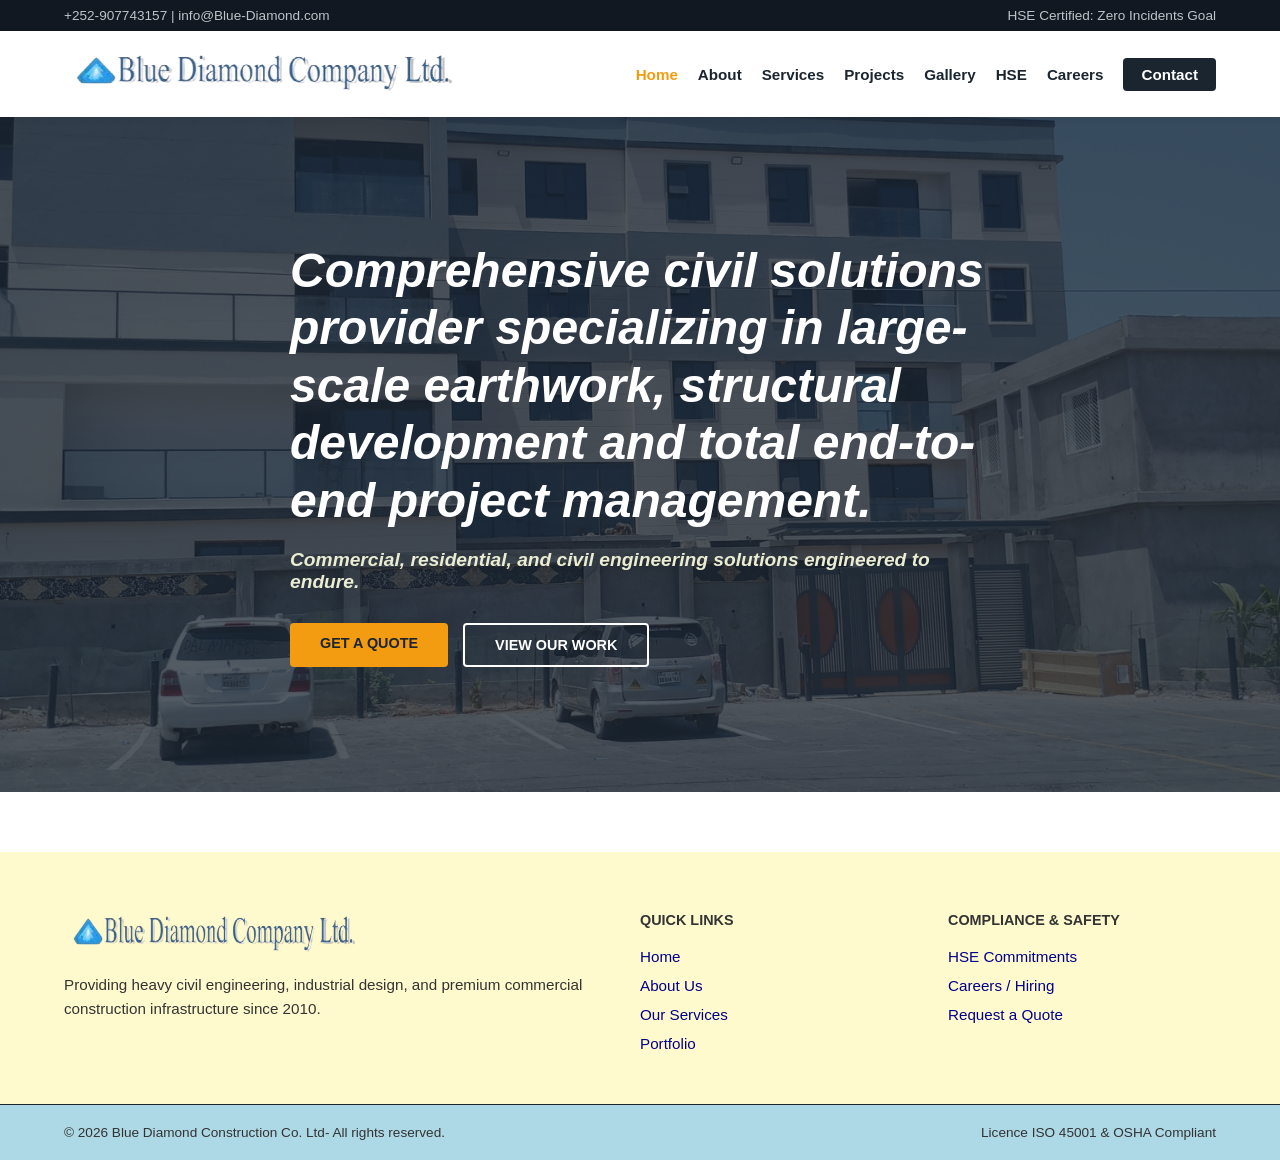
<file: index.html>
<!DOCTYPE html>
<html lang="en">
<head>
    <meta charset="UTF-8">
    <meta name="viewport" content="width=device-width, initial-scale=1.0">
    <title>Home | Blue Diamond Construction</title> <!-- Fixed: Added missing > -->
    <link rel="stylesheet" href="style.css">
</head>
<body>
    <div class="top-bar">
        <div class="container top-bar-content">
            <div><i class="fa-solid fa-phone"></i> +252-907743157 | <i class="fa-solid fa-envelope"></i> info@Blue-Diamond.com</div>
            <div><i class="fa-solid fa-shield-halved"></i> HSE Certified: Zero Incidents Goal</div>
        </div>
    </div>
    <header class="navbar">
        <div class="container nav-container">
            <a href="index.html" class="logo"> 
                <img src="images/logo3.png" alt="Company Logo" width="400" height="40"> 
            </a>
            <button class="mobile-nav-toggle" aria-label="Toggle navigation"><i class="fa-solid fa-bars"></i></button>
            <nav class="nav-links">
                <a href="index.html" class="active">Home</a> <!-- Fixed: Active class moved to Home -->
                <a href="about.html">About</a>
                <a href="services.html">Services</a>
                <a href="projects.html">Projects</a>
                <a href="gallery.html">Gallery</a>
                <a href="hse.html">HSE</a>
                <a href="careers.html">Careers</a>
                <a href="contact.html" class="nav-cta">Contact</a>
            </nav>
        </div>
    </header>

    <section class="hero">
        <div class="hero-overlay"></div>
        <div class="container hero-content">
        <!--    <h1><i>Building Tomorrow's Infrastructure with Precision</i></h1> -->
	      <h1><i>Comprehensive civil solutions provider specializing in large-scale earthwork, structural development and total end-to-end project management. </i></h1>
            <p><b><i>Commercial, residential, and civil engineering solutions engineered to endure. </i></b></p>
            <div class="hero-buttons">
                <a href="contact.html" class="btn btn-primary">Get a Quote</a>
                <a href="projects.html" class="btn btn-secondary">View Our Work</a>
            </div>
        </div>
    </section>

    <footer class="main-footer">
        <div class="container footer-grid">
            <div class="footer-brand">
                <a href="index.html" class="logo"> 
                    <img src="images/logo3.png" alt="Company Logo" width="300" height="40"> 
                </a> <!-- Fixed: Added missing closing </a> tag -->
                <p>Providing heavy civil engineering, industrial design, and premium commercial construction infrastructure since 2010.</p>
                <div class="footer-socials">
                    <a href="#"><i class="fa-brands fa-linkedin"></i></a>
                    <a href="#"><i class="fa-brands fa-facebook"></i></a>
                    <a href="#"><i class="fa-brands fa-instagram"></i></a>
                </div>
            </div>
            <div class="footer-links">
                <h4>Quick Links</h4>
                <a href="index.html">Home</a>
                <a href="about.html">About Us</a>
                <a href="services.html">Our Services</a>
                <a href="projects.html">Portfolio</a>
            </div>
            <div class="footer-links">
                <h4>Compliance & Safety</h4>
                <a href="hse.html">HSE Commitments</a>
                <a href="careers.html">Careers / Hiring</a>
                <a href="contact.html">Request a Quote</a>
            </div>
        </div>
        <div class="footer-bottom">
            <div class="container footer-bottom-content">
                <p>&copy; 2026 Blue Diamond Construction Co. Ltd- All rights reserved.</p>
                <p>Licence ISO 45001 & OSHA Compliant</p>
            </div>
        </div>
    </footer>
    <script src="script.js"></script>
</body>
</html>
</file>
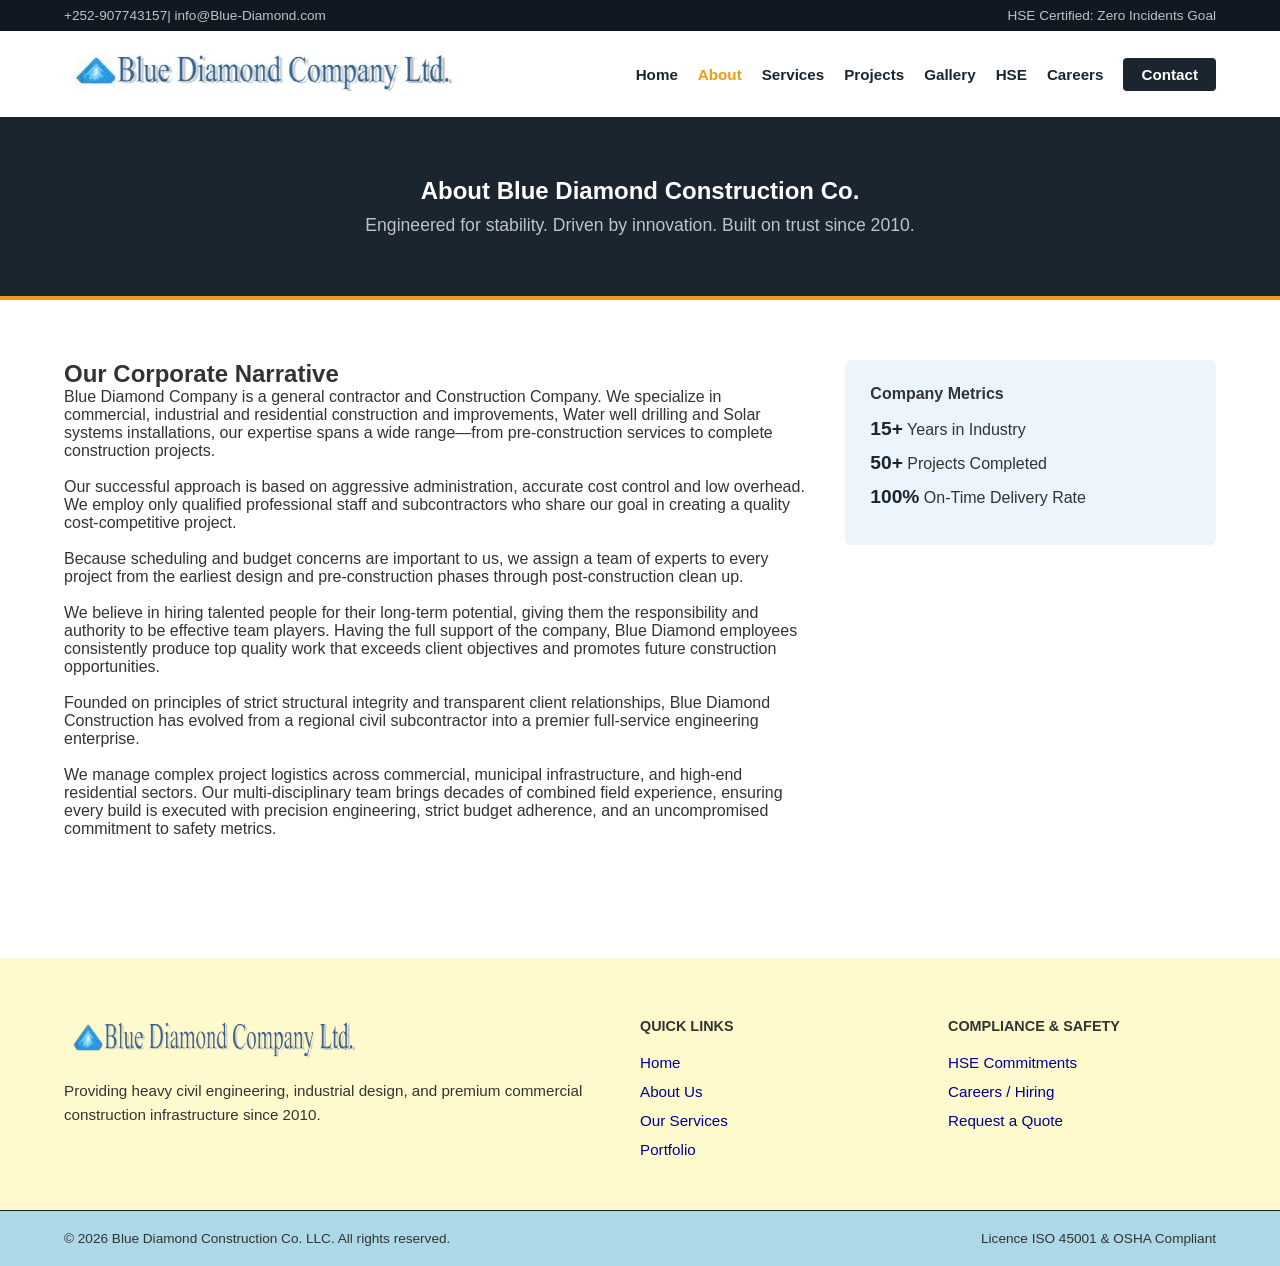
<file: about.html>
<!DOCTYPE html>
<html lang="en">
<head>
    <meta charset="UTF-8">
    <meta name="viewport" content="width=device-width, initial-scale=1.0">
    <title>About Us | Blue Diamond  Construction</title>
    <link rel="stylesheet" href="style.css">
</head>
<body>
    <div class="top-bar">
        <div class="container top-bar-content">
            <div><i class="fa-solid fa-phone"></i>+252-907743157| <i class="fa-solid fa-envelope"></i> info@Blue-Diamond.com</div>
            <div><i class="fa-solid fa-shield-halved"></i> HSE Certified: Zero Incidents Goal</div>
        </div>
    </div>
    <header class="navbar">
        <div class="container nav-container">
            <a href="index.html" class="logo"> <img src="images/logo2.jpg" alt="Company Logo" width="400" height="40"> 
            <button class="mobile-nav-toggle" aria-label="Toggle navigation"><i class="fa-solid fa-bars"></i></button>
            <nav class="nav-links">
                <a href="index.html">Home</a>
                <a href="about.html" class="active">About</a>
                <a href="services.html">Services</a>
                <a href="projects.html">Projects</a>
                <a href="gallery.html">Gallery</a>
                <a href="hse.html">HSE</a>
                <a href="careers.html">Careers</a>
                <a href="contact.html" class="nav-cta">Contact</a>
            </nav>
        </div>
    </header>
    <section class="page-header">
        <div class="container">
            <h1>About Blue Diamond Construction Co.</h1>
            <p>Engineered for stability. Driven by innovation. Built on trust since 2010.</p>
        </div>
    </section>
    <section class="container content-section split-layout">
        <div class="main-text">
            <h2>Our Corporate Narrative</h2>
		<p>Blue Diamond Company is a general contractor and Construction Company. We specialize in commercial, industrial and residential construction and improvements, Water well drilling and Solar systems installations, our expertise spans a wide range—from pre-construction services to complete construction projects. </p><br>
<p>Our successful approach is based on aggressive administration, accurate cost control and low overhead. We employ only qualified professional staff and subcontractors who share our   goal in creating a quality cost-competitive project. </p><br>
<p>Because scheduling and budget concerns are important to us, we assign a team of experts to  every  project from the earliest design and pre-construction phases through post-construction clean up. </p><br>
<p>We believe in hiring talented people for their long-term potential, giving them the responsibility and authority to be effective team players. Having the full support of the company, Blue Diamond employees consistently produce top quality work that exceeds client objectives and promotes future construction opportunities. </p><br>

            <p>Founded on principles of strict structural integrity and transparent client relationships, Blue Diamond Construction has evolved from a regional civil subcontractor into a premier full-service engineering enterprise.</p>
            <br>
            <p>We manage complex project logistics across commercial, municipal infrastructure, and high-end residential sectors. Our multi-disciplinary team brings decades of combined field experience, ensuring every build is executed with precision engineering, strict budget adherence, and an uncompromised commitment to safety metrics.</p>
        </div>
        <div class="sidebar-box">
            <h4>Company Metrics</h4>
            <ul style="list-style: none; margin-top: 15px;">
                <li style="margin-bottom: 12px;"><strong style="color: var(--primary-color); font-size: 1.2rem;">15+</strong> Years in Industry</li>
                <li style="margin-bottom: 12px;"><strong style="color: var(--primary-color); font-size: 1.2rem;">50+</strong> Projects Completed</li>
                <li style="margin-bottom: 12px;"><strong style="color: var(--primary-color); font-size: 1.2rem;">100%</strong> On-Time Delivery Rate</li>
            </ul>
        </div>
    </section>
    <footer class="main-footer">
        <div class="container footer-grid">
            <div class="footer-brand">
                <a href="index.html" class="logo"> <img src="images/logo3.png" alt="Company Logo" width="300" height="40"> </a>
                <p>Providing heavy civil engineering, industrial design, and premium commercial construction infrastructure since 2010.</p>
                <div class="footer-socials">
                    <a href="#"><i class="fa-brands fa-linkedin"></i></a>
                    <a href="#"><i class="fa-brands fa-facebook"></i></a>
                    <a href="#"><i class="fa-brands fa-instagram"></i></a>
                </div>
            </div>
            <div class="footer-links">
                <h4>Quick Links</h4>
                <a href="index.html">Home</a>
                <a href="about.html">About Us</a>
                <a href="services.html">Our Services</a>
                <a href="projects.html">Portfolio</a>
            </div>
            <div class="footer-links">
                <h4>Compliance & Safety</h4>
                <a href="hse.html">HSE Commitments</a>
                <a href="careers.html">Careers / Hiring</a>
                <a href="contact.html">Request a Quote</a>
            </div>
        </div>
        <div class="footer-bottom">
            <div class="container footer-bottom-content">
                <p>&copy; 2026 Blue Diamond Construction Co. LLC. All rights reserved.</p>
                <p>Licence ISO 45001 & OSHA Compliant</p>
            </div>
        </div>
    </footer>
    <script src="script.js"></script>
</body>
</html>
</file>
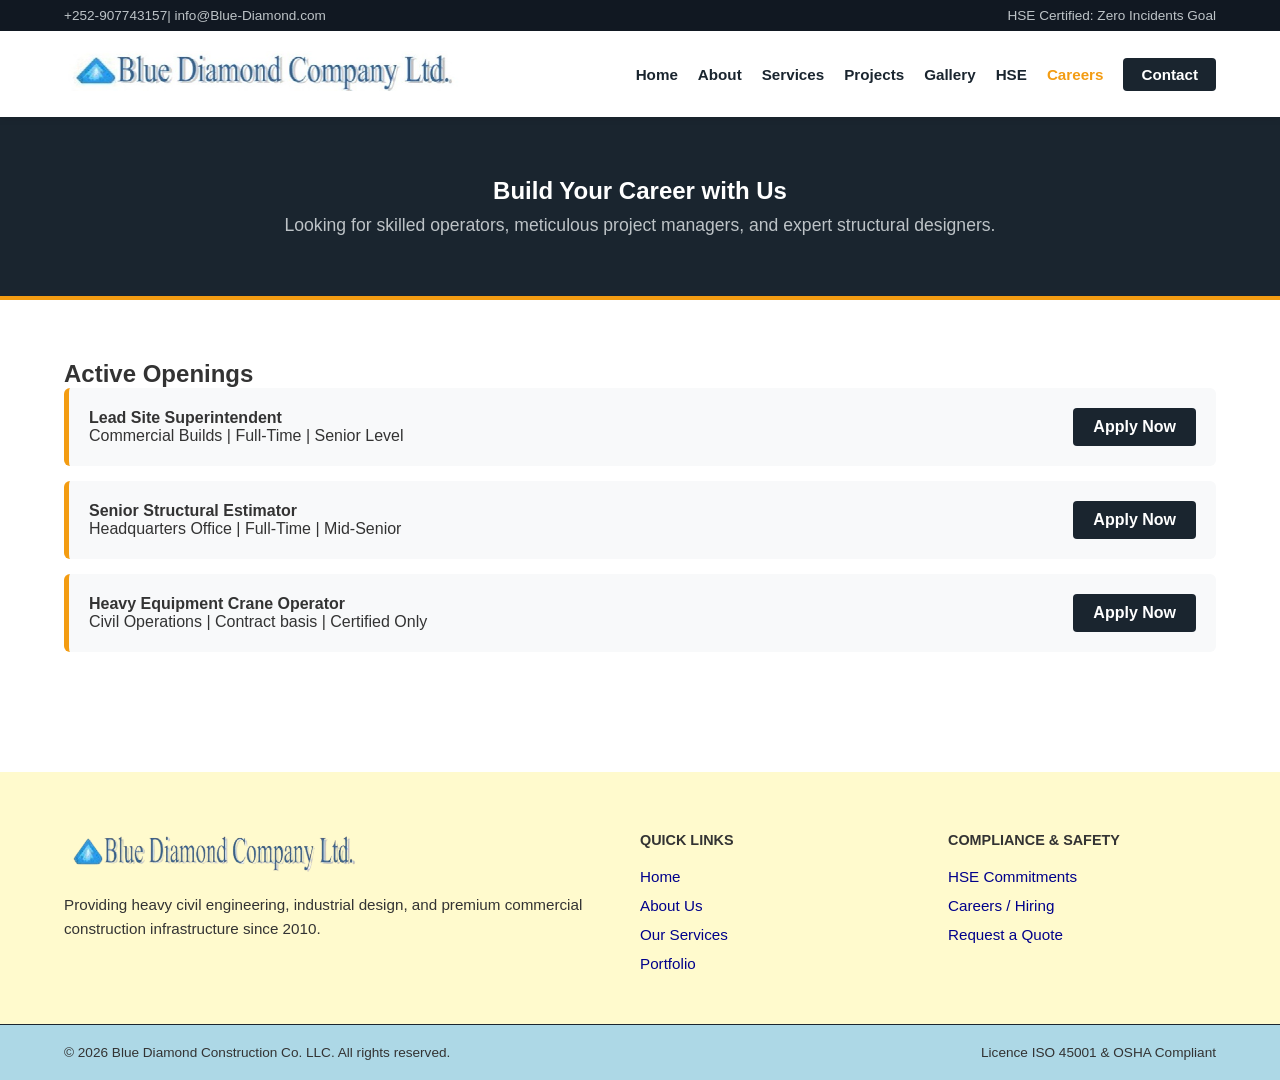
<file: careers.html>
<!DOCTYPE html>
<html lang="en">
<head>
    <meta charset="UTF-8">
    <meta name="viewport" content="width=device-width, initial-scale=1.0">
    <title>Careers | BLUE DIAMOND  Construction</title>
    <link rel="stylesheet" href="style.css">
</head>
<body>
    <div class="top-bar">
        <div class="container top-bar-content">
            <div><i class="fa-solid fa-phone"></i>+252-907743157| <i class="fa-solid fa-envelope"></i> info@Blue-Diamond.com</div>
            <div><i class="fa-solid fa-shield-halved"></i> HSE Certified: Zero Incidents Goal</div>
        </div>
    </div>
    <header class="navbar">
        <div class="container nav-container">
            <a href="index.html" class="logo"> <img src="images/logo2.jpg" alt="Company Logo" width="400" height="40"> 
            <button class="mobile-nav-toggle" aria-label="Toggle navigation"><i class="fa-solid fa-bars"></i></button>
            <nav class="nav-links">
                <a href="index.html">Home</a>
                <a href="about.html">About</a>
                <a href="services.html">Services</a>
                <a href="projects.html">Projects</a>
                <a href="gallery.html">Gallery</a>
                <a href="hse.html">HSE</a>
                <a href="careers.html" class="active">Careers</a>
                <a href="contact.html" class="nav-cta">Contact</a>
            </nav>
        </div>
    </header>
    <section class="page-header">
        <div class="container">
            <h1>Build Your Career with Us</h1>
            <p>Looking for skilled operators, meticulous project managers, and expert structural designers.</p>
        </div>
    </section>
    <section class="container content-section">
        <h2>Active Openings</h2>
        <div class="job-list">
            <div class="job-item">
                <div>
                    <h4>Lead Site Superintendent</h4>
                    <p>Commercial Builds | Full-Time | Senior Level</p>
                </div>
                <a href="contact.html?intent=career" class="job-btn">Apply Now</a>
            </div>
            <div class="job-item">
                <div>
                    <h4>Senior Structural Estimator</h4>
                    <p>Headquarters Office | Full-Time | Mid-Senior</p>
                </div>
                <a href="contact.html?intent=career" class="job-btn">Apply Now</a>
            </div>
            <div class="job-item">
                <div>
                    <h4>Heavy Equipment Crane Operator</h4>
                    <p>Civil Operations | Contract basis | Certified Only</p>
                </div>
                <a href="contact.html?intent=career" class="job-btn">Apply Now</a>
            </div>
        </div>
    </section>
    <footer class="main-footer">
        <div class="container footer-grid">
            <div class="footer-brand">
		<a href="index.html" class="logo"><img src="images/logo3.png" alt="Company Logo" width="300" height="40"> </a>
                <p>Providing heavy civil engineering, industrial design, and premium commercial construction infrastructure since 2010.</p>
                <div class="footer-socials">
                    <a href="#"><i class="fa-brands fa-linkedin"></i></a>
                    <a href="#"><i class="fa-brands fa-facebook"></i></a>
                    <a href="#"><i class="fa-brands fa-instagram"></i></a>
                </div>
            </div>
            <div class="footer-links">
                <h4>Quick Links</h4>
                <a href="index.html">Home</a>
                <a href="about.html">About Us</a>
                <a href="services.html">Our Services</a>
                <a href="projects.html">Portfolio</a>
            </div>
            <div class="footer-links">
                <h4>Compliance & Safety</h4>
                <a href="hse.html">HSE Commitments</a>
                <a href="careers.html">Careers / Hiring</a>
                <a href="contact.html">Request a Quote</a>
            </div>
        </div>
        <div class="footer-bottom">
            <div class="container footer-bottom-content">
                <p>&copy; 2026 Blue Diamond Construction Co. LLC. All rights reserved.</p>
                <p>Licence ISO 45001 & OSHA Compliant</p>
            </div>
        </div>
    </footer>
    <script src="script.js"></script>
</body>
</html>
</file>
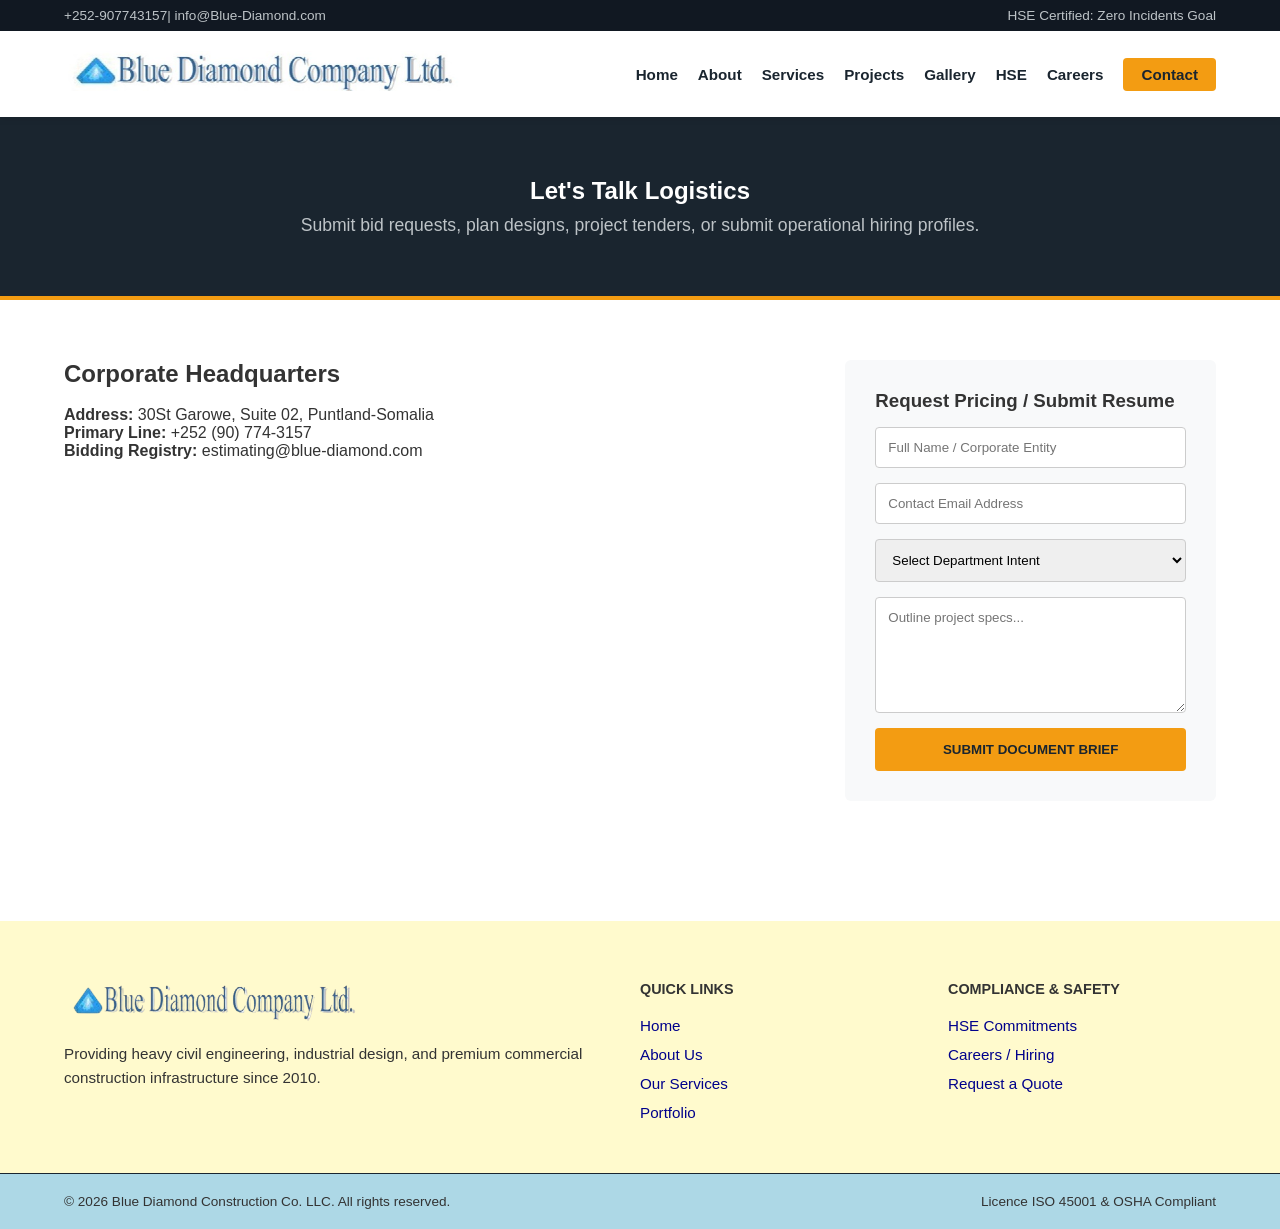
<file: contact.html>
<!DOCTYPE html>
<html lang="en">
<head>
    <meta charset="UTF-8">
    <meta name="viewport" content="width=device-width, initial-scale=1.0">
    <title>Contact | BLUE DIAMOND  Construction</title>
    <link rel="stylesheet" href="style.css">
</head>
<body>
    <div class="top-bar">
        <div class="container top-bar-content">
            <div><i class="fa-solid fa-phone"></i> +252-907743157| <i class="fa-solid fa-envelope"></i> info@Blue-Diamond.com</div>
            <div><i class="fa-solid fa-shield-halved"></i> HSE Certified: Zero Incidents Goal</div>
        </div>
    </div>
    <header class="navbar">
        <div class="container nav-container">
            <a href="index.html" class="logo"> <img src="images/logo2.jpg" alt="Company Logo" width="400" height="40"> 
            <button class="mobile-nav-toggle" aria-label="Toggle navigation"><i class="fa-solid fa-bars"></i></button>
            <nav class="nav-links">
                <a href="index.html">Home</a>
                <a href="about.html">About</a>
                <a href="services.html">Services</a>
                <a href="projects.html">Projects</a>
                <a href="gallery.html">Gallery</a>
                <a href="hse.html">HSE</a>
                <a href="careers.html">Careers</a>
                <a href="contact.html" class="nav-cta active">Contact</a>
            </nav>
        </div>
    </header>
    <section class="page-header">
        <div class="container">
            <h1>Let's Talk Logistics</h1>
            <p>Submit bid requests, plan designs, project tenders, or submit operational hiring profiles.</p>
        </div>
    </section>
    <section class="container content-section split-layout">
        <div>
            <h2>Corporate Headquarters</h2>
            <br>
            <p><strong>Address:</strong> 30St Garowe, Suite 02, Puntland-Somalia</p>
            <p><strong>Primary Line:</strong> +252 (90) 774-3157</p>
            <p><strong>Bidding Registry:</strong> estimating@blue-diamond.com</p>
        </div>
        <form class="contact-form" id="intake-form">
            <h3>Request Pricing / Submit Resume</h3>
            <div id="form-error-msg" class="alert-box error-alert" style="display:none;"></div>
            <div id="form-success-msg" class="alert-box success-alert" style="display:none;">Form submitted securely! Our team will respond shortly.</div>
            
            <input type="text" id="form-name" placeholder="Full Name / Corporate Entity" required>
            <input type="email" id="form-email" placeholder="Contact Email Address" required>
            <select id="form-intent" required>
                <option value="">Select Department Intent</option>
                <option value="bidding">Project Tender Estimation</option>
                <option value="career">Career Application Submission</option>
                <option value="subcontractor">Subcontractor Networking</option>
            </select>
            <div id="upload-wrapper" style="display: none; background: #fff; padding: 15px; border-radius: 4px; border: 1px dashed #ccc;">
                <label style="display:block; font-size:0.85rem; font-weight:bold; margin-bottom:5px; color:var(--primary-color);">Upload Documents (PDF Only, Max 5MB):</label>
                <input type="file" id="form-file" accept=".pdf">
            </div>
            <textarea id="form-message" placeholder="Outline project specs..." rows="6" required></textarea>
            <button type="submit" class="form-submit">Submit Document Brief</button>
        </form>
    </section>
    <footer class="main-footer">
        <div class="container footer-grid">
            <div class="footer-brand">
		<a href="index.html" class="logo"><img src="images/logo3.png" alt="Company Logo" width="300" height="40"> </a>
                <p>Providing heavy civil engineering, industrial design, and premium commercial construction infrastructure since 2010.</p>
                <div class="footer-socials">
                    <a href="#"><i class="fa-brands fa-linkedin"></i></a>
                    <a href="#"><i class="fa-brands fa-facebook"></i></a>
                    <a href="#"><i class="fa-brands fa-instagram"></i></a>
                </div>
            </div>
            <div class="footer-links">
                <h4>Quick Links</h4>
                <a href="index.html">Home</a>
                <a href="about.html">About Us</a>
                <a href="services.html">Our Services</a>
                <a href="projects.html">Portfolio</a>
            </div>
            <div class="footer-links">
                <h4>Compliance & Safety</h4>
                <a href="hse.html">HSE Commitments</a>
                <a href="careers.html">Careers / Hiring</a>
                <a href="contact.html">Request a Quote</a>
            </div>
        </div>
        <div class="footer-bottom">
            <div class="container footer-bottom-content">
                <p>&copy; 2026 Blue Diamond Construction Co. LLC. All rights reserved.</p>
                <p>Licence ISO 45001 & OSHA Compliant</p>
            </div>
        </div>
    </footer>
    <script src="script.js"></script>
</body>
</html>
</file>
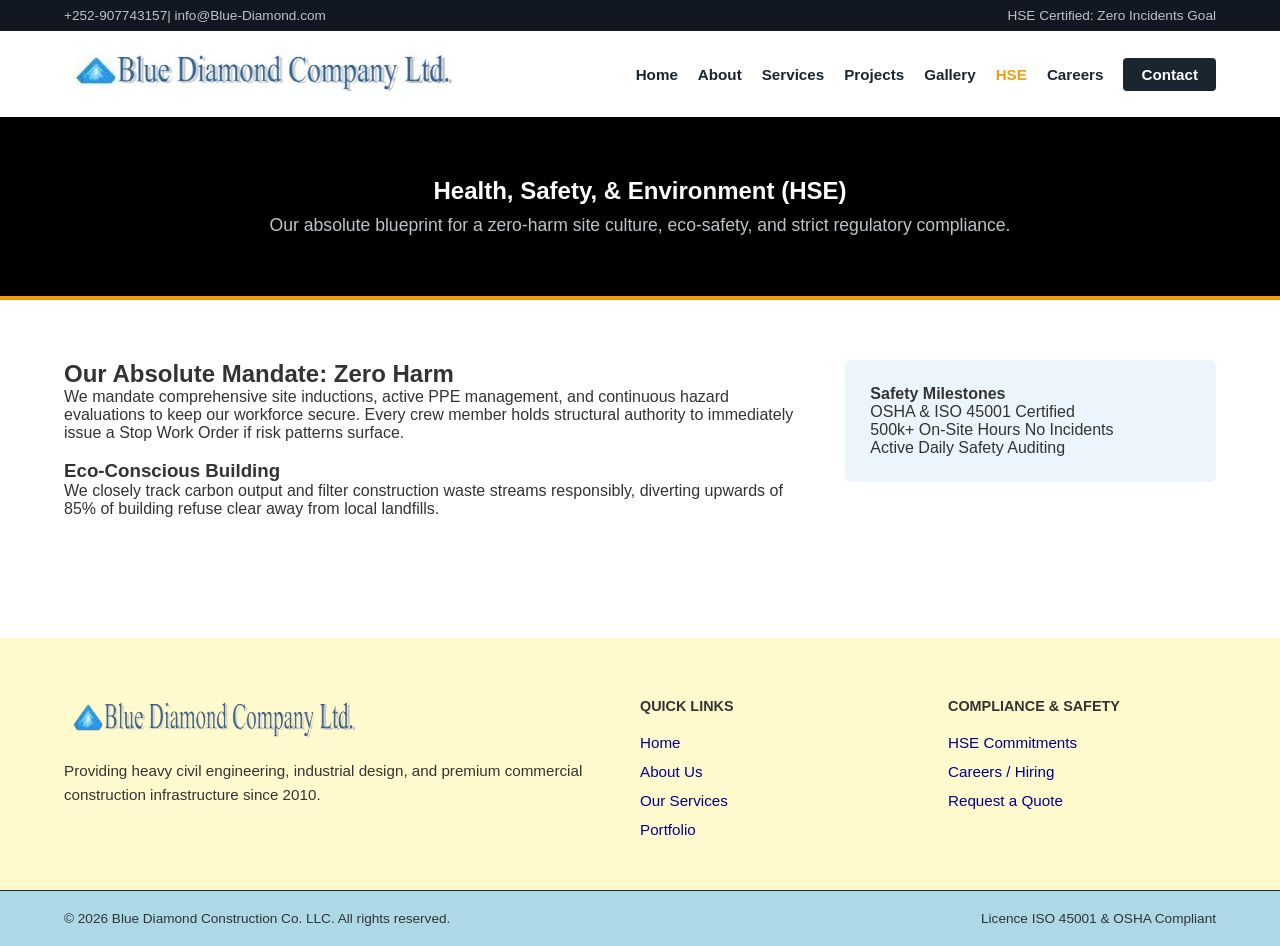
<file: hse.html>
<!DOCTYPE html>
<html lang="en">
<head>
    <meta charset="UTF-8">
    <meta name="viewport" content="width=device-width, initial-scale=1.0">
    <title>HSE | Blue Diamond Construction</title>
    <link rel="stylesheet" href="style.css">
</head>
<body>
    <div class="top-bar">
        <div class="container top-bar-content">
            <div><i class="fa-solid fa-phone"></i> +252-907743157| <i class="fa-solid fa-envelope"></i> info@Blue-Diamond.com</div>
            <div><i class="fa-solid fa-shield-halved"></i> HSE Certified: Zero Incidents Goal</div>
        </div>
    </div>
    <header class="navbar">
        <div class="container nav-container">
            <a href="index.html" class="logo"> <img src="images/logo2.jpg" alt="Company Logo" width="400" height="40"> 
            <button class="mobile-nav-toggle" aria-label="Toggle navigation"><i class="fa-solid fa-bars"></i></button>
            <nav class="nav-links">
                <a href="index.html">Home</a>
                <a href="about.html">About</a>
                <a href="services.html">Services</a>
                <a href="projects.html">Projects</a>
                <a href="gallery.html">Gallery</a>
                <a href="hse.html" class="active">HSE</a>
                <a href="careers.html">Careers</a>
                <a href="contact.html" class="nav-cta">Contact</a>
            </nav>
        </div>
    </header>
    <section class="page-header" style="background-color: #000000;">
        <div class="container">
            <h1>Health, Safety, & Environment (HSE)</h1>
            <p>Our absolute blueprint for a zero-harm site culture, eco-safety, and strict regulatory compliance.</p>
        </div>
    </section>
    <section class="container content-section split-layout">
        <div class="main-text">
            <h2>Our Absolute Mandate: Zero Harm</h2>
            <p>We mandate comprehensive site inductions, active PPE management, and continuous hazard evaluations to keep our workforce secure. Every crew member holds structural authority to immediately issue a Stop Work Order if risk patterns surface.</p>
            <br>
            <h3>Eco-Conscious Building</h3>
            <p>We closely track carbon output and filter construction waste streams responsibly, diverting upwards of 85% of building refuse clear away from local landfills.</p>
        </div>
        <div class="sidebar-box">
            <h4>Safety Milestones</h4>
            <ul style="list-style: none;">
                <li><i class="fa-solid fa-circle-check" style="color:#27ae60;"></i> OSHA & ISO 45001 Certified</li>
                <li><i class="fa-solid fa-circle-check" style="color:#27ae60;"></i> 500k+ On-Site Hours No Incidents</li>
                <li><i class="fa-solid fa-circle-check" style="color:#27ae60;"></i> Active Daily Safety Auditing</li>
            </ul>
        </div>
    </section>
    <footer class="main-footer">
        <div class="container footer-grid">
            <div class="footer-brand">
		<a href="index.html" class="logo"><img src="images/logo3.png" alt="Company Logo" width="300" height="40"> </a>
                <p>Providing heavy civil engineering, industrial design, and premium commercial construction infrastructure since 2010.</p>
                <div class="footer-socials">
                    <a href="#"><i class="fa-brands fa-linkedin"></i></a>
                    <a href="#"><i class="fa-brands fa-facebook"></i></a>
                    <a href="#"><i class="fa-brands fa-instagram"></i></a>
                </div>
            </div>
            <div class="footer-links">
                <h4>Quick Links</h4>
                <a href="index.html">Home</a>
                <a href="about.html">About Us</a>
                <a href="services.html">Our Services</a>
                <a href="projects.html">Portfolio</a>
            </div>
            <div class="footer-links">
                <h4>Compliance & Safety</h4>
                <a href="hse.html">HSE Commitments</a>
                <a href="careers.html">Careers / Hiring</a>
                <a href="contact.html">Request a Quote</a>
            </div>
        </div>
        <div class="footer-bottom">
            <div class="container footer-bottom-content">
                <p>&copy; 2026 Blue Diamond Construction Co. LLC. All rights reserved.</p>
                <p>Licence ISO 45001 & OSHA Compliant</p>
            </div>
        </div>
    </footer>
    <script src="script.js"></script>
</body>
</html>
</file>
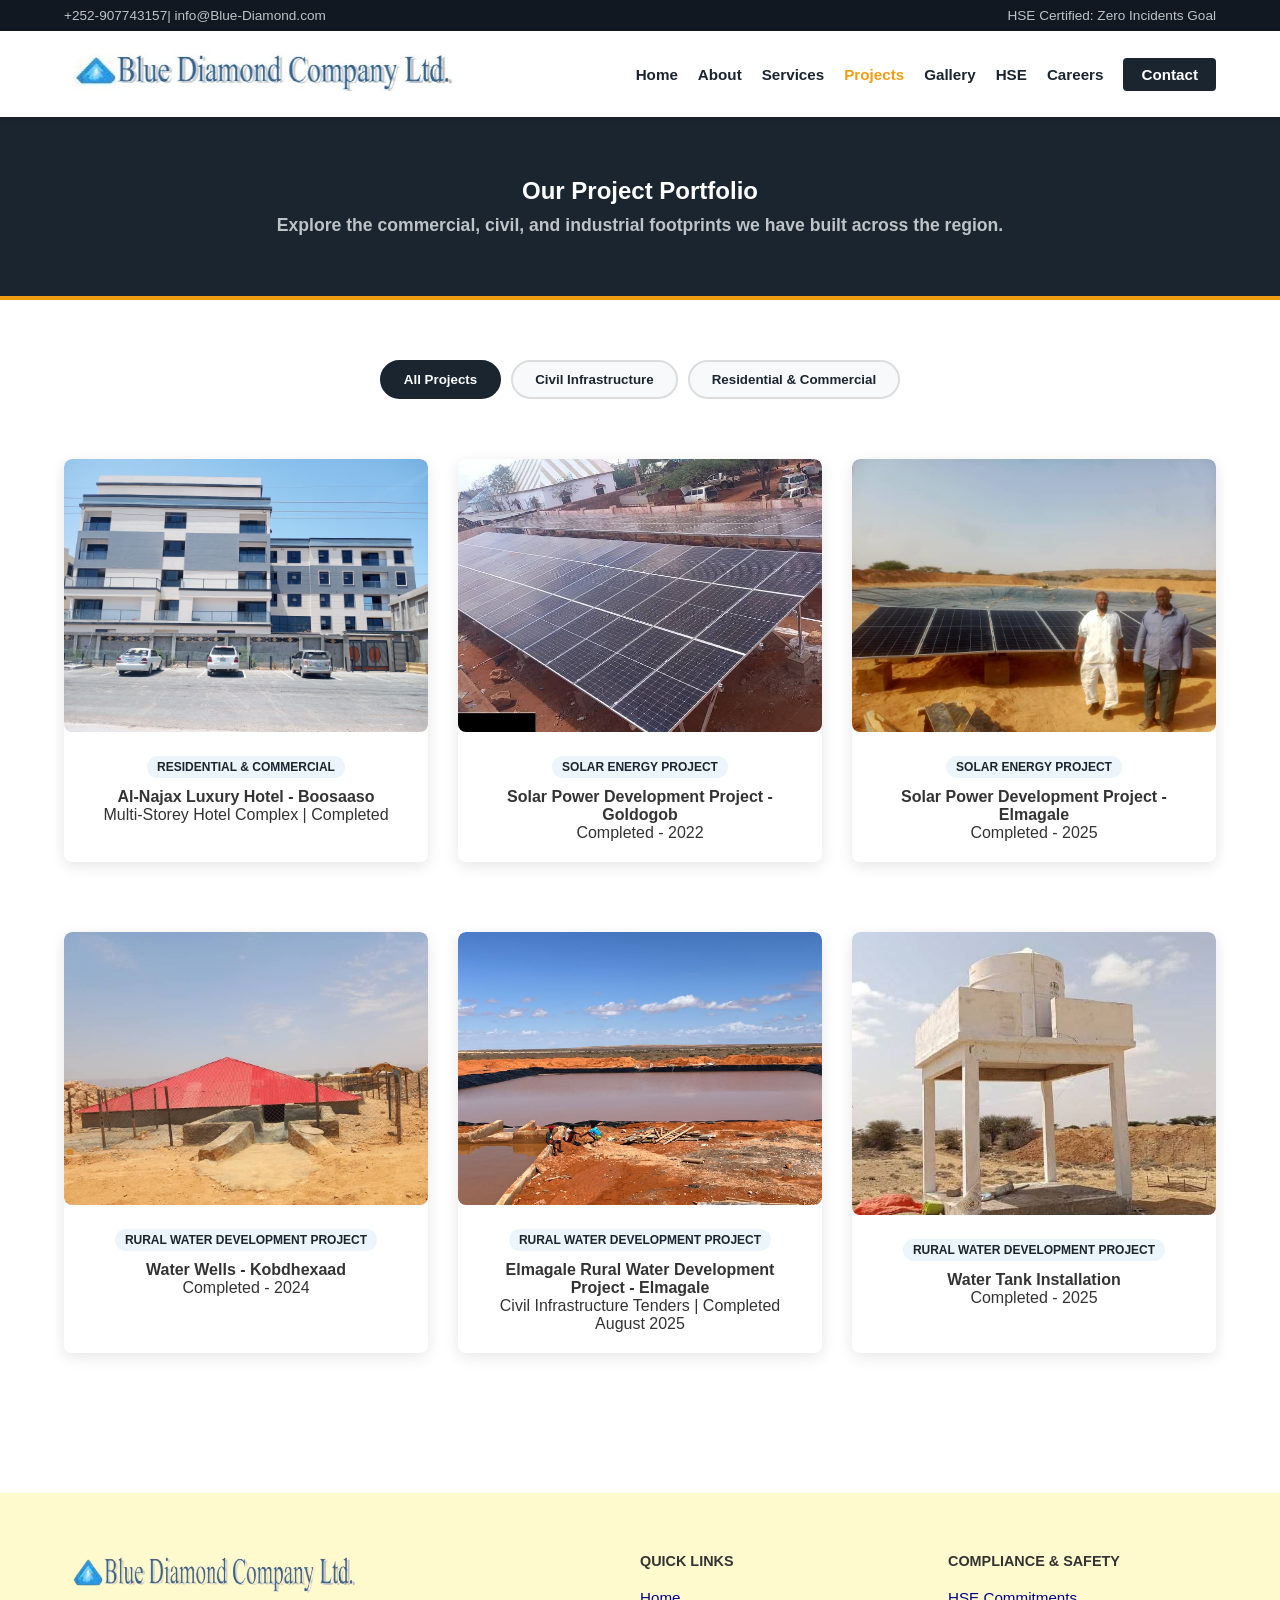
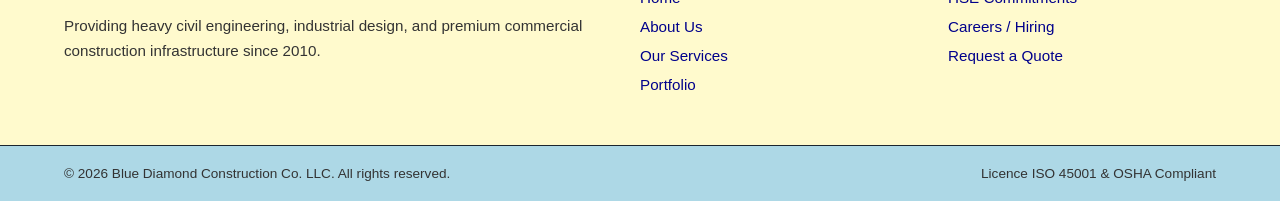
<file: projects.html>
<!DOCTYPE html>
<html lang="en">
<head>
    <meta charset="UTF-8">
    <meta name="viewport" content="width=device-width, initial-scale=1.0">
    <title>Projects | BLUE DIAMOND  Construction</title>
    <link rel="stylesheet" href="style.css">
</head>
<body>
    <div class="top-bar">
        <div class="container top-bar-content">
            <div><i class="fa-solid fa-phone"></i>+252-907743157| <i class="fa-solid fa-envelope"></i> info@Blue-Diamond.com</div>
            <div><i class="fa-solid fa-shield-halved"></i> HSE Certified: Zero Incidents Goal</div>
        </div>
    </div>
    <header class="navbar">
        <div class="container nav-container">
            <a href="index.html" class="logo"> <img src="images/logo2.jpg" alt="Company Logo" width="400" height="40"> 
            <button class="mobile-nav-toggle" aria-label="Toggle navigation"><i class="fa-solid fa-bars"></i></button>
            <nav class="nav-links">
                <a href="index.html">Home</a>
                <a href="about.html">About</a>
                <a href="services.html">Services</a>
                <a href="projects.html" class="active">Projects</a>
                <a href="gallery.html">Gallery</a>
                <a href="hse.html">HSE</a>
                <a href="careers.html">Careers</a>
                <a href="contact.html" class="nav-cta">Contact</a>
            </nav>
        </div>
    </header>
    <section class="page-header">
        <div class="container">
            <h1>Our Project Portfolio</h1>
            <p><strong>Explore the commercial, civil, and industrial footprints we have built across the region.</strong></p>
        </div>
    </section>
    <section class="container content-section">
        <div class="filter-controls">
            <button class="filter-btn active" data-filter="all">All Projects</button>
            <button class="filter-btn" data-filter="civil">Civil Infrastructure</button>
            <button class="filter-btn" data-filter="Residential & Commercial">Residential & Commercial</button>
        </div>
        <div class="grid-3 portfolio-grid">
            <div class="project-card filter-item" data-category="Residential & Commercial">
                <img src="images/Alnajax/uncropped_Alnajax1.jpg" alt="Al-najax Estates">
                <div class="project-info">
                    <span class="project-tag">Residential & Commercial</span>
                    <h4>Al-Najax Luxury Hotel - Boosaaso</h4>
                    <p>Multi-Storey Hotel Complex | Completed</p>
                </div>
            </div>
            <div class="project-card filter-item" data-category="civil">
                <img src="./images/Solar/Solar1.jpg" alt="Solar Energy Project">
                <div class="project-info">
                    <span class="project-tag">Solar Energy Project</span>
                    <h4>Solar Power Development Project - Goldogob</h4>
                    <p>Completed - 2022</p>
                </div>
            </div>
            <div class="project-card filter-item" data-category="civil">
                <img src="./images/Solar/Solar_2.jpg" alt="Solar Energy Project">
                <div class="project-info">
                    <span class="project-tag">Solar Energy Project</span>
                    <h4>Solar Power Development Project - Elmagale</h4>
                    <p>Completed - 2025</p>
                </div>
            </div>
            <div class="project-card filter-item" data-category="civil">
                <img src="./images/Water/Waterberked1.jpg" alt=" Water Development Project">
                <div class="project-info">
                    <span class="project-tag">Rural Water Development Project</span>
                    <h4>Water Wells - Kobdhexaad</h4>
                    <p>Completed - 2024</p>
                </div>
            </div>
            <div class="project-card filter-item" data-category="civil">
                <img src="./images/Water/Water_Catchment4.jpg" alt=" Water Development Project">
                <div class="project-info">
                    <span class="project-tag">Rural Water Development Project</span>
                    <h4>Elmagale Rural Water Development Project - Elmagale</h4>
                    <p>Civil Infrastructure Tenders | Completed August 2025</p>
                </div>
            </div>
            <div class="project-card filter-item" data-category="civil">
                <img src="./images/Water/Water_Tank3_cropped.jpg" alt=" Water Development Project">
                <div class="project-info">
                    <span class="project-tag">Rural Water Development Project</span>
                    <h4>Water Tank Installation</h4>
                    <p>Completed - 2025</p>
                </div>
            </div>
        </div>
    </section>
    <footer class="main-footer">
        <div class="container footer-grid">
            <div class="footer-brand">
		<a href="index.html" class="logo"><img src="images/logo3.png" alt="Company Logo" width="300" height="40"> </a>
                <p>Providing heavy civil engineering, industrial design, and premium commercial construction infrastructure since 2010.</p>
                <div class="footer-socials">
                    <a href="#"><i class="fa-brands fa-linkedin"></i></a>
                    <a href="#"><i class="fa-brands fa-facebook"></i></a>
                    <a href="#"><i class="fa-brands fa-instagram"></i></a>
                </div>
            </div>
            <div class="footer-links">
                <h4>Quick Links</h4>
                <a href="index.html">Home</a>
                <a href="about.html">About Us</a>
                <a href="services.html">Our Services</a>
                <a href="projects.html">Portfolio</a>
            </div>
            <div class="footer-links">
                <h4>Compliance & Safety</h4>
                <a href="hse.html">HSE Commitments</a>
                <a href="careers.html">Careers / Hiring</a>
                <a href="contact.html">Request a Quote</a>
            </div>
        </div>
        <div class="footer-bottom">
            <div class="container footer-bottom-content">
                <p>&copy; 2026 Blue Diamond Construction Co. LLC. All rights reserved.</p>
                <p>Licence ISO 45001 & OSHA Compliant</p>
            </div>
        </div>
    </footer>
    <script src="script.js"></script>
</body>
</html>
</file>
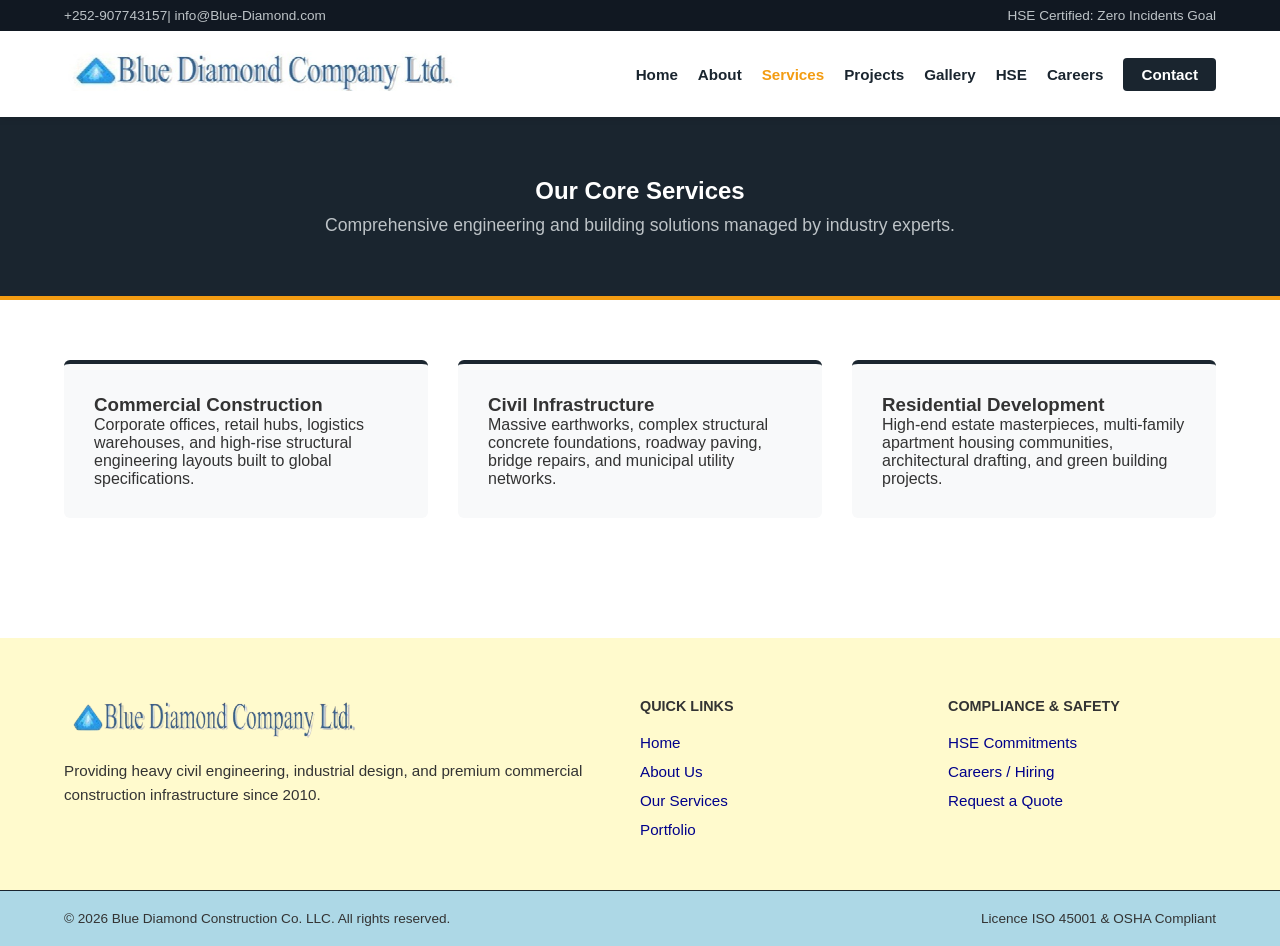
<file: services.html>
<!DOCTYPE html>
<html lang="en">
<head>
    <meta charset="UTF-8">
    <meta name="viewport" content="width=device-width, initial-scale=1.0">
    <title>Services | BLUE DIAMOND  Construction</title>
    <link rel="stylesheet" href="style.css">
</head>
<body>
    <div class="top-bar">
        <div class="container top-bar-content">
            <div><i class="fa-solid fa-phone"></i> +252-907743157| <i class="fa-solid fa-envelope"></i> info@Blue-Diamond.com</div>
            <div><i class="fa-solid fa-shield-halved"></i> HSE Certified: Zero Incidents Goal</div>
        </div>
    </div>
    <header class="navbar">
        <div class="container nav-container">
            <a href="index.html" class="logo"> <img src="images/logo2.jpg" alt="Company Logo" width="400" height="40"> 
            <button class="mobile-nav-toggle" aria-label="Toggle navigation"><i class="fa-solid fa-bars"></i></button>
            <nav class="nav-links">
                <a href="index.html">Home</a>
                <a href="about.html">About</a>
                <a href="services.html" class="active">Services</a>
                <a href="projects.html">Projects</a>
                <a href="gallery.html">Gallery</a>
                <a href="hse.html">HSE</a>
                <a href="careers.html">Careers</a>
                <a href="contact.html" class="nav-cta">Contact</a>
            </nav>
        </div>
    </header>
    <section class="page-header">
        <div class="container">
            <h1>Our Core Services</h1>
            <p>Comprehensive engineering and building solutions managed by industry experts.</p>
        </div>
    </section>
    <section class="container content-section">
        <div class="grid-3">
            <div class="card">
                <i class="fa-solid fa-city card-icon"></i>
                <h3>Commercial Construction</h3>
                <p>Corporate offices, retail hubs, logistics warehouses, and high-rise structural engineering layouts built to global specifications.</p>
            </div>
            <div class="card">
                <i class="fa-solid fa-trowel-bricks card-icon"></i>
                <h3>Civil Infrastructure</h3>
                <p>Massive earthworks, complex structural concrete foundations, roadway paving, bridge repairs, and municipal utility networks.</p>
            </div>
            <div class="card">
                <i class="fa-solid fa-house-chimney card-icon"></i>
                <h3>Residential Development</h3>
                <p>High-end estate masterpieces, multi-family apartment housing communities, architectural drafting, and green building projects.</p>
            </div>
        </div>
    </section>
    <footer class="main-footer">
        <div class="container footer-grid">
            <div class="footer-brand">
		<a href="index.html" class="logo"><img src="images/logo3.png" alt="Company Logo" width="300" height="40"> </a>
                <p>Providing heavy civil engineering, industrial design, and premium commercial construction infrastructure since 2010.</p>
                <div class="footer-socials">
                    <a href="#"><i class="fa-brands fa-linkedin"></i></a>
                    <a href="#"><i class="fa-brands fa-facebook"></i></a>
                    <a href="#"><i class="fa-brands fa-instagram"></i></a>
                </div>
            </div>
            <div class="footer-links">
                <h4>Quick Links</h4>
                <a href="index.html">Home</a>
                <a href="about.html">About Us</a>
                <a href="services.html">Our Services</a>
                <a href="projects.html">Portfolio</a>
            </div>
            <div class="footer-links">
                <h4>Compliance & Safety</h4>
                <a href="hse.html">HSE Commitments</a>
                <a href="careers.html">Careers / Hiring</a>
                <a href="contact.html">Request a Quote</a>
            </div>
        </div>
        <div class="footer-bottom">
            <div class="container footer-bottom-content">
                <p>&copy; 2026 Blue Diamond Construction Co. LLC. All rights reserved.</p>
                <p>Licence ISO 45001 & OSHA Compliant</p>
            </div>
        </div>
    </footer>
    <script src="script.js"></script>
</body>
</html>
</file>
<file: style.css>
:root {
    --primary-color: #1a252f;
    --accent-color: #f39c12;
    --text-color: #333333;
    --light-bg: #f8f9fa;
    --white: #ffffff;
    --font-stack: 'Segoe UI', Tahoma, Geneva, Verdana, sans-serif;
}
* { margin: 0; padding: 0; box-sizing: border-box; }
html { scroll-behavior: smooth; font-family: var(--font-stack); color: var(--text-color); }
.container { width: 90%; max-width: 1200px; margin: 0 auto; }

/* HEADER & TOP BAR */
.top-bar { background-color: #111822; color: #bdc3c7; font-size: 0.85rem; padding: 8px 0; }
.top-bar-content { display: flex; justify-content: space-between; }
.top-bar i { color: var(--accent-color); }
.navbar { background-color: var(--white); box-shadow: 0 4px 6px rgba(0,0,0,0.05); position: sticky; top: 0; z-index: 1000; padding: 20px 0; }
.nav-container { display: flex; justify-content: space-between; align-items: center; }
.logo { font-size: 1.5rem; font-weight: 800; color: var(--primary-color); text-decoration: none; letter-spacing: 1px; }
.logo span { color: var(--accent-color); font-weight: 300; }
.nav-links { display: flex; align-items: center; }
.nav-links a { text-decoration: none; color: var(--primary-color); font-weight: 600; font-size: 0.95rem; margin-left: 20px; transition: color 0.3s; }
.nav-links a:hover, .nav-links a.active { color: var(--accent-color); }
.nav-links a.nav-cta { background-color: var(--primary-color); color: var(--white); padding: 8px 18px; border-radius: 4px; }
.nav-links a.nav-cta:hover, .nav-links a.nav-cta.active { background-color: var(--accent-color); color: var(--primary-color); }

/* HERO */
.hero { position: relative; height: 75vh; background: url('./images/Alnajax6.jpg') no-repeat center center/cover; display: flex; align-items: center; color: var(--white); }
.hero-overlay { position: absolute; top: 0; left: 0; width: 100%; height: 100%; background: rgba(26, 37, 47, 0.75); z-index: 1; }
.hero-content { position: relative; z-index: 2; max-width: 700px; }
.hero h1 { font-size: 3rem; font-weight: 800; line-height: 1.2; margin-bottom: 20px; }
.hero p { font-size: 1.2rem; margin-bottom: 30px; color: #eaedd2; }
.hero-buttons { display: flex; gap: 15px; }

/* BUTTONS */
.btn { padding: 12px 30px; font-weight: 700; text-decoration: none; border-radius: 4px; text-transform: uppercase; font-size: 0.9rem; display: inline-block; transition: transform 0.2s ease, background-color 0.3s ease; }
.btn-primary { background-color: var(--accent-color); color: var(--primary-color); }
.btn-primary:hover { background-color: var(--white); color: var(--primary-color); transform: translateY(-2px); }
.btn-secondary { border: 2px solid var(--white); color: var(--white); }
.btn-secondary:hover { background-color: var(--white); color: var(--primary-color); transform: translateY(-2px); }

/* PAGES HEADER */
.page-header { background-color: var(--primary-color); color: var(--white); padding: 60px 0; text-align: center; border-bottom: 4px solid var(--accent-color); }
.page-header p { color: #bdc3c7; margin-top: 10px; font-size: 1.1rem; }
.content-section { padding: 60px 0; }

/* LAYOUT GRIDS & CARDS */
.grid-3 { display: grid; grid-template-columns: repeat(auto-fit, minmax(300px, 1fr)); gap: 30px; }
.card { background: var(--light-bg); padding: 30px; border-radius: 6px; border-top: 4px solid var(--primary-color); }
.card-icon { font-size: 2.5rem; color: var(--accent-color); margin-bottom: 15px; }
.split-layout { display: grid; grid-template-columns: 2fr 1fr; gap: 40px; }
.sidebar-box { background: #ebf5fb; padding: 25px; border-radius: 6px; height: fit-content; }

/* PORTFOLIO FILTER */
.filter-controls { display: flex; justify-content: center; gap: 10px; margin-bottom: 40px; flex-wrap: wrap; }
.filter-btn { padding: 10px 22px; background: var(--light-bg); border: 2px solid #ddd; color: var(--primary-color); font-weight: 600; cursor: pointer; border-radius: 30px; transition: all 0.3s; }
.filter-btn.active, .filter-btn:hover { background: var(--primary-color); color: var(--white); border-color: var(--primary-color); }
.project-card { background: var(--white); border-radius: 6px; overflow: hidden; box-shadow: 0 4px 15px rgba(0,0,0,0.1); }
.project-card img { width: 100%; height: 220px; object-fit: cover; }
.project-info { padding: 20px; }
.project-tag { background: #ebf5fb; color: var(--primary-color); font-size: 0.75rem; font-weight: bold; padding: 4px 10px; border-radius: 20px; text-transform: uppercase; display: inline-block; margin-bottom: 10px; }

/* GALLERY */
.gallery-grid { display: grid; grid-template-columns: repeat(auto-fit, minmax(250px, 1fr)); gap: 15px; }
.gallery-grid img { width: 100%; height: 200px; object-fit: cover; border-radius: 4px; transition: transform 0.3s; }
.gallery-grid img:hover { transform: scale(1.03); }

/* CAREERS & NEWS */
.job-list { display: flex; flex-direction: column; gap: 15px; }
.job-item { display: flex; justify-content: space-between; align-items: center; background: var(--light-bg); padding: 20px; border-radius: 6px; border-left: 5px solid var(--accent-color); }
.job-btn { background: var(--primary-color); color: var(--white); text-decoration: none; padding: 10px 20px; border-radius: 4px; font-weight: bold; }
.blog-card { background: #fff; padding: 25px; border: 1px solid #ddd; border-radius: 4px; }
.blog-card h5 { color: var(--accent-color); margin-bottom: 10px; }

/* FORM & ALERTS */
.contact-form { display: flex; flex-direction: column; gap: 15px; background: var(--light-bg); padding: 30px; border-radius: 6px; }
.contact-form input, .contact-form select, .contact-form textarea { padding: 12px; border: 1px solid #ccc; border-radius: 4px; font-family: inherit; width: 100%; }
.form-submit { background: var(--accent-color); color: var(--primary-color); border: none; padding: 14px; font-weight: bold; cursor: pointer; border-radius: 4px; text-transform: uppercase; }
.alert-box { padding: 15px; border-radius: 4px; font-size: 0.9rem; font-weight: 600; }
.error-alert { background-color: #fce4e4; border-left: 5px solid #c0392b; color: #c0392b; }
.success-alert { background-color: #e8f8f5; border-left: 5px solid #27ae60; color: #27ae60; }

/* FOOTER */
.main-footer { background-color: #FFFACD ; color: #black; padding: 60px 0 0 0; margin-top: 60px; font-size: 0.95rem; }
.footer-grid { display: grid; grid-template-columns: 2fr 1fr 1fr; gap: 40px; padding-bottom: 40px; }
.footer-brand p { margin: 15px 0; line-height: 1.6; }
.footer-socials a { color: var(--black); font-size: 1.3rem; margin-right: 15px; }
.footer-links h4 { color: var(--black); margin-bottom: 20px; text-transform: uppercase; font-size: 0.9rem; }
.footer-links a { display: block; color: #00008B; text-decoration: none; margin-bottom: 12px; }
.footer-links a:hover { color: var(--accent-color); }
.footer-bottom { background-color: #ADD8E6; padding: 20px 0; font-size: 0.85rem; border-top: 1px solid #1a252f; }
.footer-bottom-content { display: flex; justify-content: space-between; }

/* MOBILE NAVIGATION STYLES */
.mobile-nav-toggle { display: none; background: none; border: none; color: var(--primary-color); font-size: 1.5rem; cursor: pointer; }
@media (max-width: 992px) {
    .mobile-nav-toggle { display: block; }
    .nav-links { display: none; flex-direction: column; width: 100%; position: absolute; top: 100%; left: 0; background-color: var(--white); box-shadow: 0 10px 15px rgba(0,0,0,0.1); padding: 20px 0; z-index: 999; }
    .nav-links.mobile-active { display: flex; }
    .nav-links a { margin: 10px 0; padding: 10px 20px; width: 100%; text-align: left; }
    .nav-links a.nav-cta { display: inline-block; width: auto; margin-left: 20px; }
    .split-layout, .footer-grid { grid-template-columns: 1fr; gap: 30px; }
    .footer-bottom-content { flex-direction: column; gap: 10px; text-align: center; }
}

.project-card {
  max-width: 100%;
  margin: 20px auto;
  text-align: center; /* Centers the image and text */
  border-radius: 8px; /* Optional: rounds the image corners */
}

.project-card img {
  width: 100%;
  height: auto;
  border-radius: 8px; /* Optional: rounds the image corners */
}

.project-card figcaption {
  margin-top: 8px;
  font-size: 0.9rem;
  color: #555; /* Makes the caption a softer gray */
  font-style: italic;
}

/* Style for the thumbnails */
.lightbox-trigger {
  width: 300px;
  cursor: pointer;
  transition: transform 0.2s;
}
.lightbox-trigger:hover {
  transform: scale(1.02);
}

/* The Overlay Window Background */
.lightbox-modal {
  display: none; /* Hidden by default */
  position: fixed;
  z-index: 1000;
  left: 0;
  top: 0;
  width: 100%;
  height: 100%;
  background-color: rgba(0, 0, 0, 0.85); /* Dark transparent backdrop */
  justify-content: center;
  align-items: center;
  flex-direction: column;
}

/* Container for Image + Caption */
.lightbox-content {
  max-width: 80vw;
  max-height: 80vh;
  text-align: center;
}

.lightbox-content img {
  width: auto;
  max-width: 100%;
  max-height: 80vh;
  border-radius: 4px;
}

/* Caption underneath the expanded image */
#lightboxCaption {
  margin-top: 15px;
  color: #fff;
  font-size: 1.1rem;
  font-family: sans-serif;
}

/* Close Button (X) */
.close-btn {
  position: absolute;
  top: 20px;
  right: 35px;
  color: #fff;
  font-size: 40px;
  font-weight: bold;
  cursor: pointer;
}
.close-btn:hover {
  color: #bbb;
}
</file>
